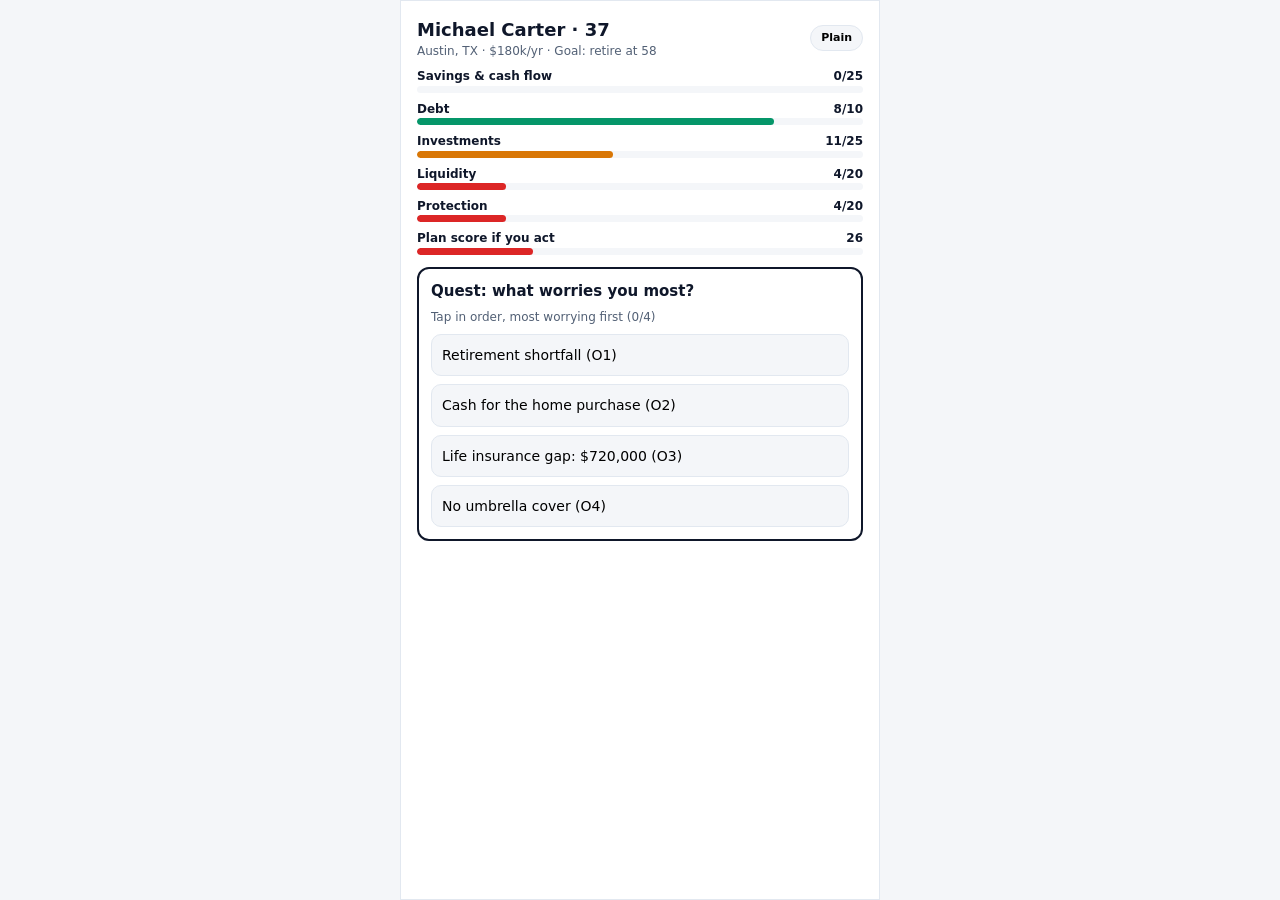
<file: demo-bitlife/index.html>
<!DOCTYPE html>
<html lang="en"><head><meta charset="UTF-8"><meta name="viewport" content="width=device-width,initial-scale=1">
<title>Sherpas Life — mini demo (Michael Carter)</title>
<style>
:root{--bg:#F4F6F9;--ink:#0F172A;--mut:#526075;--line:#E2E8F0;--g:#059669;--a:#D97706;--r:#DC2626}
*{box-sizing:border-box;margin:0;padding:0}
body{font:14px/1.45 system-ui,sans-serif;background:var(--bg);color:var(--ink);display:flex;justify-content:center}
main{width:100%;max-width:480px;min-height:100dvh;background:#fff;padding:16px;border:1px solid var(--line)}
h1{font-size:18px}h2{font-size:15px;margin-bottom:6px}.sub{color:var(--mut);font-size:12px}
.bar{margin:8px 0}.bar b{display:flex;justify-content:space-between;font-size:12px}
.t{height:7px;background:var(--bg);border-radius:9px;overflow:hidden}.f{height:100%;border-radius:9px}
.card{border:2px solid var(--ink);border-radius:12px;padding:12px;margin:12px 0}
button{display:block;width:100%;text-align:left;border:1.5px solid var(--line);background:var(--bg);border-radius:10px;padding:10px;margin-top:8px;font:inherit;cursor:pointer}
button:hover{border-color:var(--ink)}button small{display:block;color:var(--mut);font-size:12px}
.go{background:var(--g);color:#fff;text-align:center;font-weight:700;border:0}
.rail{position:relative;margin:14px 0;padding-left:14px;border-left:3px solid var(--g)}
.node{margin:0 0 10px;cursor:pointer}.node.off{opacity:.45}
.node i{font:700 11px monospace;color:var(--mut);font-style:normal;display:block}
.branch{margin:6px 0 10px 18px;padding:8px 10px;border-left:3px dashed var(--r);background:#FEF2F2;border-radius:0 8px 8px 0;font-size:13px}
.ok{background:#ECFDF5;border:1.5px solid var(--g);border-radius:12px;padding:12px;margin-top:12px}
.math{display:none;font:11.5px monospace;color:var(--mut);margin-top:4px}.m .math{display:block}
.tabs{display:flex;gap:6px;margin-top:12px}.tabs button{margin:0;text-align:center;font-weight:700;font-size:12px}.tabs .on{background:var(--ink);color:#fff}.chk{display:flex;gap:8px;align-items:center;margin-top:8px}.chk input{width:18px;height:18px}
.tog{width:auto;display:inline-block;padding:4px 10px;border-radius:99px;text-align:center;font-size:11px;float:right}
</style></head><body><main id="app"></main>
<script>
// All numbers come from cases/michael-carter (financial-health.json, persona.md). Nothing invented.
const pillars=[["Savings & cash flow",0,25],["Debt",8,10],["Investments",11,25],["Liquidity",4,20],["Protection",4,20]];
const fears=["Retirement shortfall (O1)","Cash for the home purchase (O2)","Life insurance gap: $720,000 (O3)","No umbrella cover (O4)"];
const nodes=[
 {y:2026,age:37,t:"Today · first move",q:"Sherpas' low-effort moves. Which do you do first?",
  opts:[["Add $1M umbrella cover","score 26 → 31",31,1],["Raise growth allocation 74% → 88%","score 26 → 31 · ~$19,900 moved",31,1],["Keep everything as is","score stays 26",26,0]],
  math:"top_moves[0], top_moves[2]"},
 {y:2027,age:38,t:"Home purchase (plan event)",event:1,q:"Your plan buys the $550,000 home in January 2027. Investable assets go $178,717 → $81,172 and cash covers 0 months afterwards.",
  opts:[["Buy as planned","$113,300 down · $3,015/mo",null],["Ask my advisor to model a delay","Not scored: Sherpas has no calculated alternative → goes to Advisor Brief",null]],
  math:"yearly 2026→2027; persona O2/T1"},
 {y:2047,age:58,t:"Retire at 58",q:"Savings must cover ~$59,613/yr (5.6% average draw). How do you retire?",
  opts:[["Cut withdrawals to $10,300/yr","score 26 → 62 (biggest published lift)",62,1],["Keep the 5.6% draw","score stays 26",26,0]],
  math:"top_moves[1] · retirementGap $1,177,586"}
];
let S;
function reset(){S={step:-1,fear:[],score:26,done:[],math:false,tab:'act',sel:null,checks:[false,false,false]};render()}
const bar=(l,v,m,c)=>`<div class=bar><b><span>${l}</span><span>${v}</span></b><div class=t><div class=f style="width:${m}%;background:${c}"></div></div></div>`;
const col=p=>p>=70?'var(--g)':p>=40?'var(--a)':'var(--r)';
function hud(){return `<h1>Michael Carter · 37 <button class=tog onclick="S.math=!S.math;render()">${S.math?'Math':'Plain'}</button></h1>
<div class=sub>Austin, TX · $180k/yr · Goal: retire at 58</div>`+pillars.map(p=>bar(p[0],p[1]+'/'+p[2],p[1]/p[2]*100,col(p[1]/p[2]*100))).join('')+bar('Plan score if you act',S.score,S.score,col(S.score))}
function render(){
 let h=`<div class="${S.math?'m':''}">`+hud();
 if(S.step<0){
  h+=`<div class=card><h2>Quest: what worries you most?</h2><div class=sub>Tap in order, most worrying first (${S.fear.length}/4)</div>`+
   fears.map((f,i)=>S.fear.includes(i)?'':`<button onclick="S.fear.push(${i});if(S.fear.length==3)S.fear.push([0,1,2,3].find(x=>!S.fear.includes(x)));if(S.fear.length==4)S.step=0;render()">${f}</button>`).join('')+`</div>`;
 }else{
  const fin=S.done.length==nodes.length;
  const rail=tl(fin);
  const n=nodes[S.step];
  if(!fin){h+=rail;
   if(n&&S.done.length==S.step)h+=`<div class=card><i class=sub>${n.y} · age ${n.age}</i><h2>${n.t}</h2><div>${n.q}</div><div class=math>Source: ${n.math}</div>`+n.opts.map((o,i)=>`<button onclick="pick(${i})">${o[0]}<small>${o[1]}</small></button>`).join('')+`</div>`;
  }else{
   h+=`<div class=tabs>`+[['act','Action'],['plan','My plan'],['brief','Advisor Brief']].map(t=>`<button class="${S.tab==t[0]?'on':''}" onclick="S.tab='${t[0]}';render()">${t[1]}</button>`).join('')+`</div>`;
   if(S.tab=='act'){
    const c=S.checks;
    h+=`<div class=ok><h2>Step 1 · today (3 min)</h2>Pay off the $3,500 Amex (20% APR) from your $27,000 bank cash.
    <label class=chk><input type=checkbox ${c[0]?'checked':''} onchange="S.checks[0]=this.checked;render()"> Done</label>
    <h2 style="margin-top:12px">Day 3 check-in</h2><label class=chk><input type=checkbox ${c[1]?'checked':''} onchange="S.checks[1]=this.checked;render()"> Card balance is $0</label>
    <h2 style="margin-top:12px">Day 30 check-in</h2><label class=chk><input type=checkbox ${c[2]?'checked':''} onchange="S.checks[2]=this.checked;render()"> Raised 401(k) deferral above $17,000 (limit $24,500)</label>
    <div class=sub style="margin-top:8px">${c.filter(x=>x).length}/3 done · self-reported</div></div>`;
   }else if(S.tab=='plan'){
    const Y=[[2026,178717],[2032,279056],[2038,763133],[2044,1550861],[2050,1823675],[2056,1125478],[2062,717522],[2068,316843],[2074,3288],[2080,-160752]];
    const mx=1823675,mn=-160752,pt=Y.map((p,i)=>`${10+i*31},${90-(p[1]-mn)/(mx-mn)*80}`).join(' ');
    h+=`<div class=card><h2>Investable assets (yearly, today's plan)</h2><svg viewBox="0 0 300 100" width=100%><line x1=0 x2=300 y1=${90-(0-mn)/(mx-mn)*80} y2=${90-(0-mn)/(mx-mn)*80} stroke="#DC2626" stroke-dasharray="3"/><polyline fill=none stroke="#059669" stroke-width=2 points="${pt}"/></svg>
    <div class=sub>2026 $178,717 · peak 2050 $1,823,675 · 2075 −$38,276</div></div>`+rail+`<div class=math>Source: projections.yearly</div>`;
   }else{
    const q=S.done.some(d=>d.c[0].startsWith('Ask'));
    h+=`<div class=ok><h2>For your advisor</h2><div>• Your top worry: ${fears[S.fear[0]]}</div>${q?'<div>• Model delaying the 2027 house (not calculated by Sherpas)</div>':''}${S.done.filter(d=>d.bad).map(d=>`<div>• You skipped: ${d.n.t}</div>`).join('')}<div class=sub style="margin-top:6px">Single client: no partner comparison.</div></div>`;
   }
   h+=`<button class=go style="margin-top:12px" onclick="reset()">Rewind (replay run)</button>`;
  }
 }
 document.getElementById('app').innerHTML=h+'</div>';
}

function tl(fin){
 const X=i=>70+i*190,EX=X(nodes.length)+150,cur=fin?nodes.length-1:S.step;
 let g=`<line x1=20 x2=${EX+60} y1=150 y2=150 stroke="#0F172A" stroke-width=3 />`;
 nodes.forEach((n,i)=>{const done=i<S.done.length;
  g+=`<g opacity=${done||i==cur?1:.35} style="cursor:pointer" onclick="S.sel=${i};render()"><line x1=${X(i)} x2=${X(i)} y1=138 y2=162 stroke="#0F172A" stroke-width=3 />
  <text x=${X(i)} y=180 font-size=11 font-weight=700 text-anchor=middle>${n.y}</text><text x=${X(i)} y=194 font-size=10 text-anchor=middle fill="#526075">${n.t.split(' ·')[0].slice(0,18)}</text></g>`;});
 g+=`<circle cx=${X(cur)} cy=150 r=15 fill=none stroke="#EAB308" stroke-width=3 />`;
 let k=0;
 S.done.forEach((d,i)=>{if(!d.bad)return;const up=k++%2==0,y=up?60:240,dy=up?-1:1;
  g+=`<g style="cursor:pointer" onclick="S.sel=${i};render()"><path d="M${X(i)},150 V${y-dy*14} Q${X(i)},${y} ${X(i)+16},${y} H${EX}" fill=none stroke="#9F1239" stroke-width=3 />
  <text x=${X(i)+22} y=${y+(up?-8:16)} font-size=10 fill="#9F1239">You chose: ${d.c[0].slice(0,34)}</text>
  <text x=${EX} y=${y+6} font-size=26 fill="#DC2626" text-anchor=middle font-weight=700>✕</text>
  <text x=${EX-4} y=${y+(up?-12:26)} font-size=10 fill="#DC2626" text-anchor=end font-weight=700>2075 · −$38,276</text></g>`;});
 const d=S.sel!=null&&S.done[S.sel];
 const info=d?`<div class=sub style="margin-top:6px"><b>${d.n.y} · ${d.n.t}</b>: you chose “${d.c[0]}”. ${d.bad?'Branch ends 2075 (age 86): investable assets −$38,276; net worth $2.57M only because of the house. Trunk = Sherpas path ('+d.n.opts.find(o=>o[3])[0]+').':'On the trunk.'}</div>`:'<div class=sub style="margin-top:6px">Tap a tick or branch to inspect it.</div>';
 return `<div style="overflow-x:auto;margin:10px 0;border:1px solid var(--line);border-radius:10px"><svg viewBox="0 0 ${EX+80} 300" width=${EX+80} height=300>${g}</svg></div>`+info;
}
function pick(i){const n=nodes[S.step],o=n.opts[i];
 const bad=!n.event&&!o[3];if(!n.event&&o[3])S.score=Math.max(S.score,o[2]);
 S.done.push({n,c:o,bad});S.step++;if(S.step>=nodes.length)S.step=nodes.length;render()}
reset();
</script></body></html>
</file>
